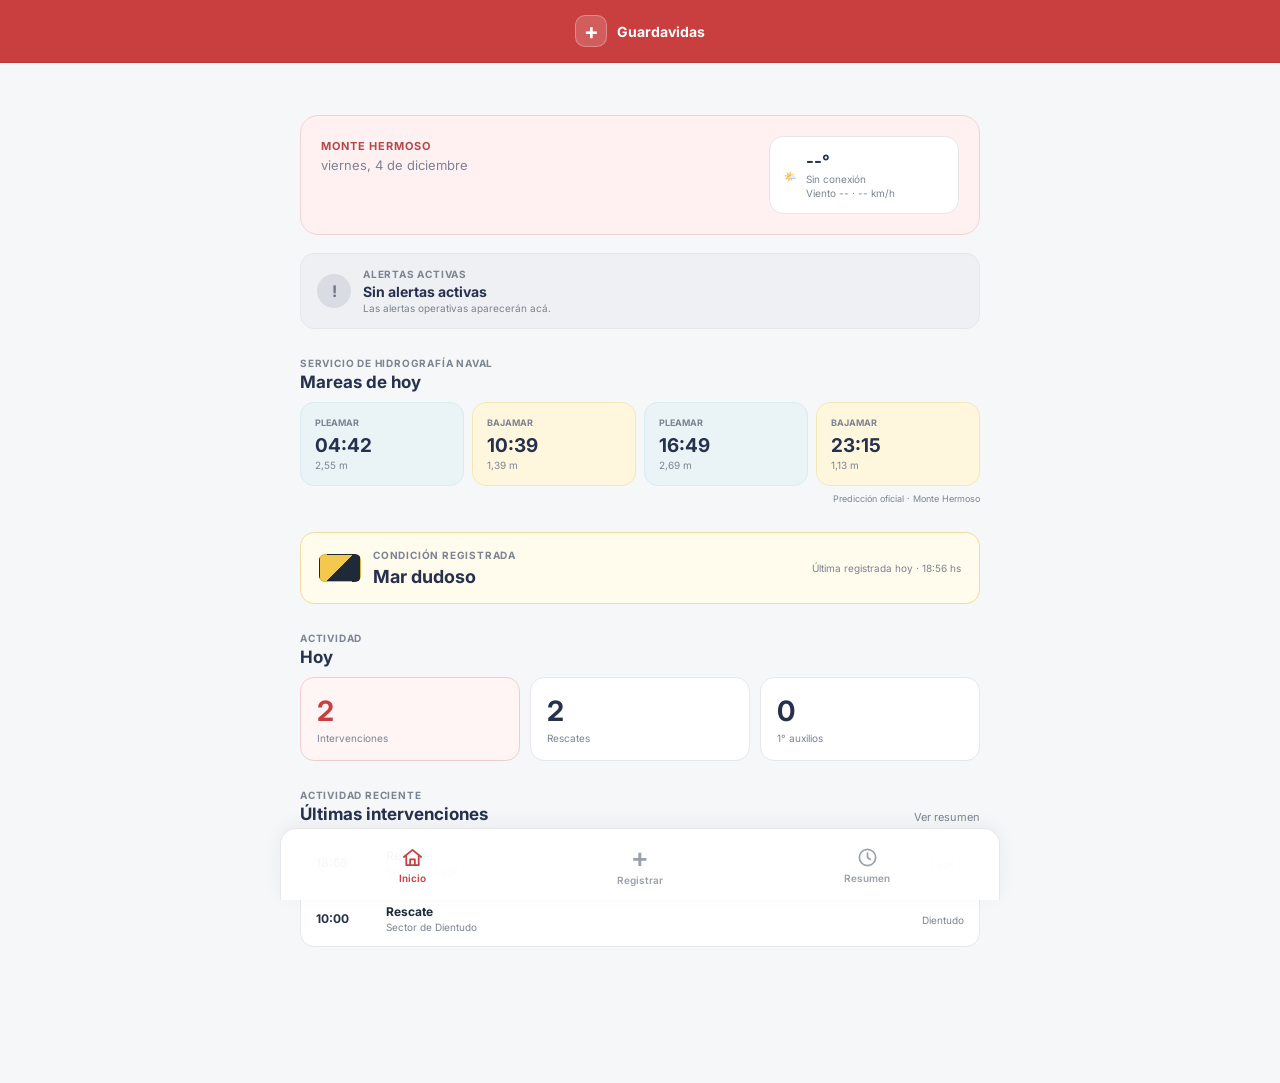
<file: index.html>
<!DOCTYPE html>
<html lang="es"><head><meta charset="UTF-8"><meta name="viewport" content="width=device-width, initial-scale=1.0, viewport-fit=cover"><meta name="theme-color" content="#c93f3f"><title>Registro Guardavidas</title><link rel="preconnect" href="https://fonts.googleapis.com"><link rel="preconnect" href="https://fonts.gstatic.com" crossorigin><link href="https://fonts.googleapis.com/css2?family=Inter:wght@400;500;600;700&display=swap" rel="stylesheet"><link rel="stylesheet" href="css/style.css"><link rel="manifest" href="manifest.json"></head>
<body class="page-home"><header class="app-header"><div class="app-header-inner"><a href="index.html" class="brand"><span class="brand-icon">+</span><strong>Guardavidas</strong></a></div></header>
<main class="app-shell home-minimal"><section class="home-hero">
    <div class="home-date-block">
      <span class="location-label">Monte Hermoso</span>
      <p class="screen-date" id="todayDate"></p>
    </div>
    <div class="weather-chip" id="weatherChip">
      <span class="weather-card-icon" id="weatherIcon" aria-hidden="true">☀️</span>
      <div>
        <strong id="weatherTemp">--°</strong>
        <span id="weatherLabel">Cargando...</span>
        <small id="weatherWind">Viento -- · -- km/h</small>
      </div>
    </div>
  </section>

  <section class="active-alerts-banner is-empty" id="activeAlertsBanner" aria-live="polite">
    <div class="alert-status-icon" aria-hidden="true">!</div>
    <div class="alert-status-copy">
      <span class="dashboard-label">Alertas activas</span>
      <strong>Sin alertas activas</strong>
      <small>Las alertas operativas aparecerán acá.</small>
    </div>
  </section>

  <section class="tides-section">
    <div class="dashboard-section-head">
      <div>
        <span class="dashboard-label">Servicio de Hidrografía Naval</span>
        <h2>Mareas de hoy</h2>
      </div>
    </div>
    <div class="tides-grid" id="tidesGrid">
      <article class="tide-card tide-high">
        <span>Pleamar</span>
        <strong>04:42</strong>
        <small>2,55 m</small>
      </article>
      <article class="tide-card tide-low">
        <span>Bajamar</span>
        <strong>10:39</strong>
        <small>1,39 m</small>
      </article>
      <article class="tide-card tide-high">
        <span>Pleamar</span>
        <strong>16:49</strong>
        <small>2,69 m</small>
      </article>
      <article class="tide-card tide-low">
        <span>Bajamar</span>
        <strong>23:15</strong>
        <small>1,13 m</small>
      </article>
    </div>
    <small class="tides-source">Predicción oficial · Monte Hermoso</small>
  </section>

  <section class="sea-status-card flag-neutral" id="seaStatusCard">
    <div class="sea-status-main">
      <span class="flag-swatch" id="homeFlagSwatch" aria-hidden="true"></span>
      <div>
        <span class="dashboard-label">Condición registrada</span>
        <strong id="homeFlag">Sin registros hoy</strong>
      </div>
    </div>
    <small id="homeFlagMeta">La bandera se toma del último registro del día</small>
  </section>

  <section class="today-dashboard">
    <div class="dashboard-section-head">
      <div>
        <span class="dashboard-label">Actividad</span>
        <h2>Hoy</h2>
      </div>
    </div>
    <div class="today-stats">
      <article><strong id="todayTotal">0</strong><span>Intervenciones</span></article>
      <article><strong id="homeRescues">0</strong><span>Rescates</span></article>
      <article><strong id="homeFirstAid">0</strong><span>1° auxilios</span></article>
    </div>
  </section>

  <section class="recent-section">
    <div class="dashboard-section-head">
      <div>
        <span class="dashboard-label">Actividad reciente</span>
        <h2>Últimas intervenciones</h2>
      </div>
      <a href="history.html">Ver resumen</a>
    </div>
    <div class="recent-list" id="homeRecentList">
      <p class="recent-empty">Todavía no hay intervenciones registradas hoy.</p>
    </div>
  </section></main>
<div class="success-toast" id="successToast" role="status" aria-live="polite"><span>✓ Intervención registrada</span><button type="button" class="toast-action" id="undoRegistrationBtn">Deshacer</button></div>
<nav class="bottom-nav" aria-label="Navegación principal">
  <a href="index.html" aria-current="page">
    <svg viewBox="0 0 24 24" aria-hidden="true"><path d="M3 11.5 12 4l9 7.5"/><path d="M5.5 10.5V20h13v-9.5"/><path d="M9.5 20v-6h5v6"/></svg>
    <span>Inicio</span>
  </a>
  <a href="register.html">
    <span class="bottom-plus" aria-hidden="true">+</span>
    <span>Registrar</span>
  </a>
  <a href="history.html">
    <svg viewBox="0 0 24 24" aria-hidden="true"><circle cx="12" cy="12" r="8.5"/><path d="M12 7.5V12l3 2"/></svg>
    <span>Resumen</span>
  </a>
</nav>
<script src="js/app.js"></script></body></html>
</file>
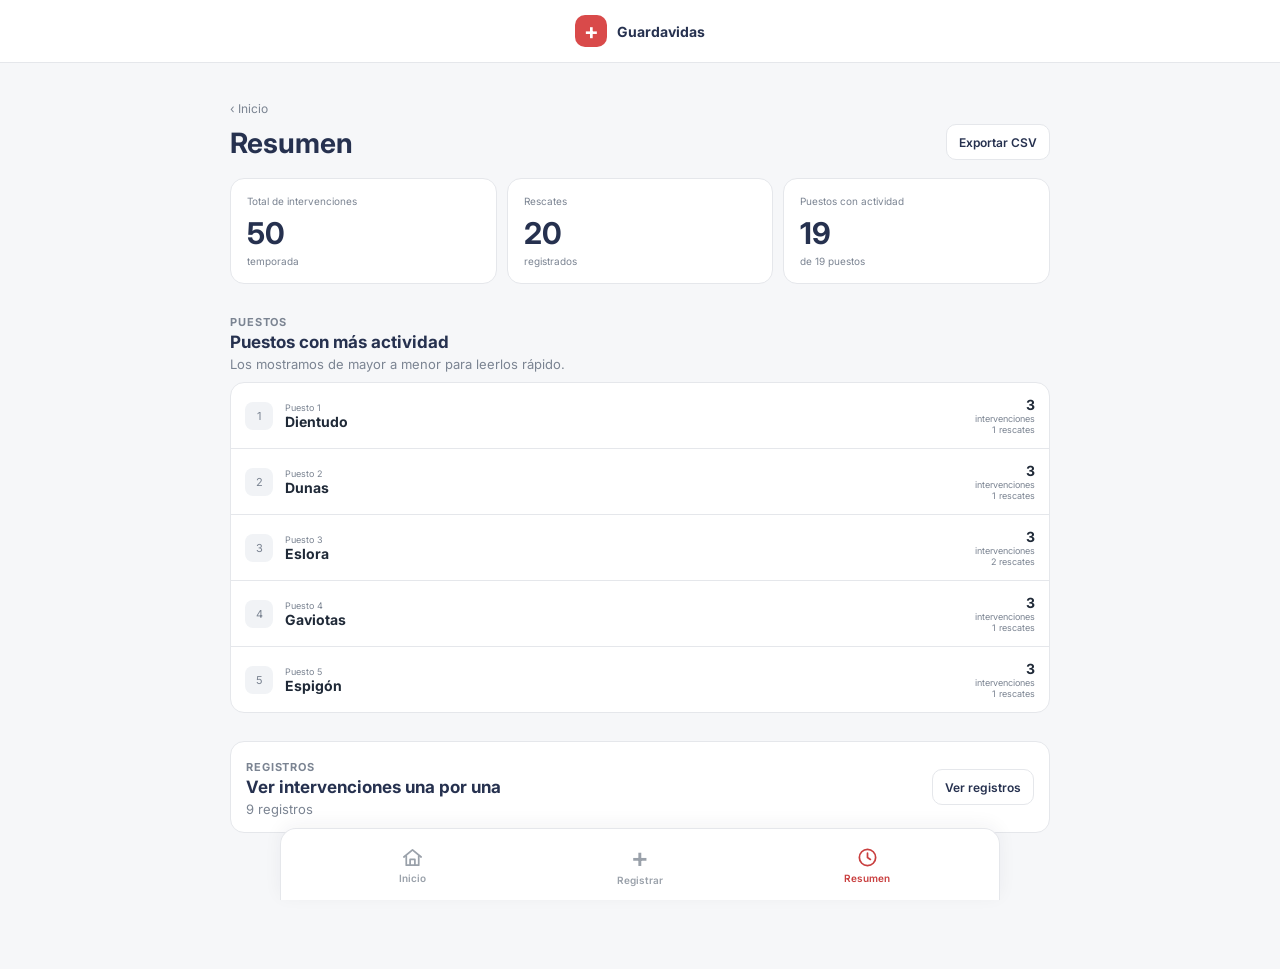
<file: history.html>
<!DOCTYPE html>
<html lang="es">
<head>
  <meta charset="UTF-8">
  <meta name="viewport" content="width=device-width, initial-scale=1.0, viewport-fit=cover">
  <meta name="theme-color" content="#E95555">
  <meta name="description" content="Historial de intervenciones de guardavidas.">
  <title>Resumen · Registro Guardavidas</title>
  <link rel="preconnect" href="https://fonts.googleapis.com">
  <link rel="preconnect" href="https://fonts.gstatic.com" crossorigin>
  <link href="https://fonts.googleapis.com/css2?family=Inter:wght@400;500;600;700;800&display=swap" rel="stylesheet">
  <link rel="stylesheet" href="css/style.css">
  <link rel="manifest" href="manifest.json">
</head>

<body class="page-history">
  <header class="app-header">
    <div class="app-header-inner">
      <a href="index.html" class="brand" aria-label="Registro Guardavidas - Inicio">
        <span class="brand-icon" aria-hidden="true">+</span>
        <strong>Guardavidas</strong>
      </a>


      
    </div>
  </header>

  <main class="app-shell history-shell">
    <section class="history-page" aria-labelledby="history-title">
      <div class="history-page-head">
        <a href="index.html" class="back-link">‹ Inicio</a>
        
        <div class="history-page-title">
          <div>
            <h1 id="history-title">Resumen</h1>
            
          </div>
          <button class="btn btn-secondary small-btn" id="exportBtn" type="button">Exportar CSV</button>
        </div>
      </div>

      <section class="history-overview" aria-label="Resumen general">
        <article class="history-overview-card primary">
          <span>Total de intervenciones</span>
          <strong id="historyTotal">0</strong>
          <small>temporada</small>
        </article>

        <article class="history-overview-card">
          <span>Rescates</span>
          <strong id="historyRescues">0</strong>
          <small>registrados</small>
        </article>

        <article class="history-overview-card">
          <span>Puestos con actividad</span>
          <strong id="historyActivePosts">0</strong>
          <small>de 19 puestos</small>
        </article>
      </section>

      <section class="simple-activity-section" aria-labelledby="activity-title">
        <div class="section-bar">
          <div>
            <span class="section-kicker">PUESTOS</span>
            <h2 id="activity-title">Puestos con más actividad</h2>
            <p class="section-helper">Los mostramos de mayor a menor para leerlos rápido.</p>
          </div>
        </div>

        <div class="simple-ranking-card" id="postRanking"></div>
      </section>

      <section class="posts-section" aria-labelledby="posts-title">
        <div class="section-bar posts-heading">
          <div>
            <span class="section-kicker">DETALLE POR PUESTO</span>
            <h2 id="posts-title">Actividad por puesto</h2>
            <p class="section-helper">Tocá un puesto para ver sus registros.</p>
          </div>
        </div>

        <div class="post-cards-grid" id="postCards"></div>

        <div class="posts-more-row">
          <button type="button" class="btn btn-secondary small-btn" id="togglePostsBtn" aria-expanded="false">Ver todos</button>
        </div>
      </section>

      <section class="records-section" aria-labelledby="records-title">
        <div class="records-toggle-row">
          <div>
            <span class="section-kicker">REGISTROS</span>
            <h2 id="records-title">Ver intervenciones una por una</h2>
            <p class="section-helper" id="recordsCount">0 registros</p>
          </div>
          <button class="btn btn-secondary small-btn" id="toggleRecordsBtn" type="button" aria-expanded="false">
            Ver registros
          </button>
        </div>

        <div class="records-panel" id="recordsPanel" hidden>
          <div class="filters-card">
            <div class="filters">
              <div class="field">
                <label for="filterMonth">Mes</label>
                <input type="month" id="filterMonth">
              </div>

              <div class="field">
                <label for="filterType">Tipo</label>
                <select id="filterType">
                  <option value="">Todos</option>
                  <option value="Rescate">Rescate</option>
                  <option value="Asistencia en agua">Asistencia en agua</option>
                  <option value="Asistencia fuera del agua">Asistencia fuera del agua</option>
                  <option value="Primeros auxilios">Primeros auxilios</option>
                  <option value="Rescate con semirrígido">Rescate con semirrígido</option>
                  <option value="Prevención">Prevención</option>
                  <option value="Otro">Otro</option>
                </select>
              </div>

              <div class="field">
                <label for="filterPost">Puesto</label>
                <select id="filterPost">
                  <option value="">Todos los puestos</option>
                  <option value="Dientudo">1 - Dientudo</option>
                  <option value="Dunas">2 - Dunas</option>
                  <option value="Eslora">3 - Eslora</option>
                  <option value="Gaviotas">4 - Gaviotas</option>
                  <option value="Espigón">5 - Espigón</option>
                  <option value="Yate">6 - Yate</option>
                  <option value="Tamarisco">7 - Tamarisco</option>
                  <option value="Piedra Buena">8 - Piedra Buena</option>
                  <option value="Legh II">9 - Legh II</option>
                  <option value="Puesto Central">10 - Puesto Central</option>
                  <option value="Pelícano">11 - Pelícano</option>
                  <option value="Asolú">12 - Asolú</option>
                  <option value="Rambla">13 - Rambla</option>
                  <option value="Peatonal">14 - Peatonal</option>
                  <option value="Goleta">15 - Goleta</option>
                  <option value="Complejo">16 - Complejo</option>
                  <option value="Sorzales">17 - Sorzales</option>
                  <option value="Gavilán">18 - Gavilán</option>
                  <option value="Villa Caballero">19 - Villa Caballero</option>
                </select>
              </div>
            </div>
          </div>

          <div class="history-list" id="historyList"></div>

          <div class="empty-state" id="emptyState">
            <span class="empty-icon">＋</span>
            <strong>No hay registros con esos filtros</strong>
            <p>Probá cambiando el mes, tipo o puesto.</p>
          </div>
        </div>
      </section>
    </section>
  </main>

  
<nav class="bottom-nav" aria-label="Navegación principal">
  <a href="index.html">
    <svg viewBox="0 0 24 24" aria-hidden="true"><path d="M3 11.5 12 4l9 7.5"/><path d="M5.5 10.5V20h13v-9.5"/><path d="M9.5 20v-6h5v6"/></svg>
    <span>Inicio</span>
  </a>
  <a href="register.html">
    <span class="bottom-plus" aria-hidden="true">+</span>
    <span>Registrar</span>
  </a>
  <a href="history.html" aria-current="page">
    <svg viewBox="0 0 24 24" aria-hidden="true"><circle cx="12" cy="12" r="8.5"/><path d="M12 7.5V12l3 2"/></svg>
    <span>Resumen</span>
  </a>
</nav>
<script src="js/app.js"></script>
</body>
</html>
</file>
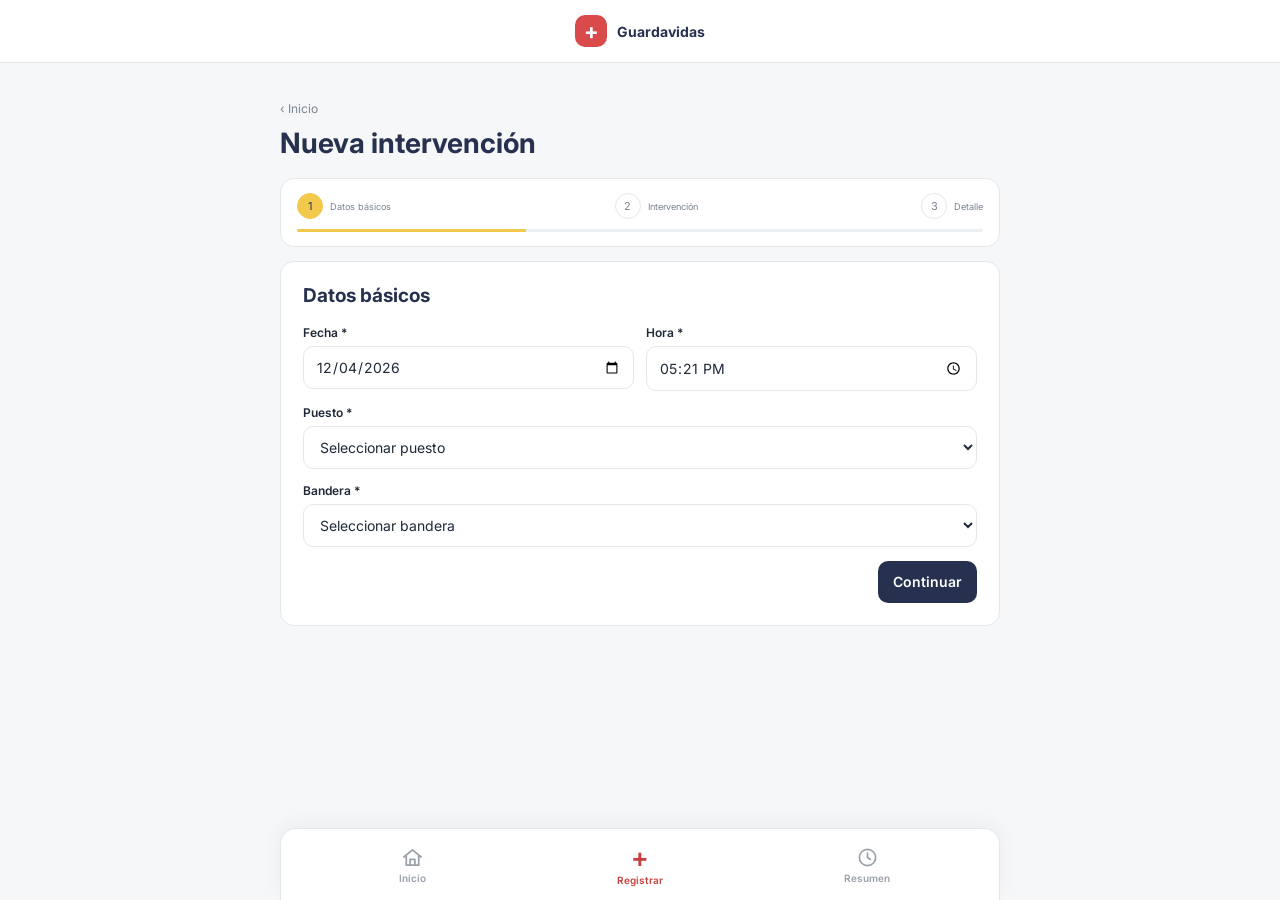
<file: register.html>
<!DOCTYPE html>
<html lang="es">
<head>
  <meta charset="UTF-8">
  <meta name="viewport" content="width=device-width, initial-scale=1.0, viewport-fit=cover">
  <meta name="theme-color" content="#E95555">
  <meta name="description" content="Nueva intervención de guardavidas.">
  <title>Nueva intervención · Registro Guardavidas</title>
  <link rel="preconnect" href="https://fonts.googleapis.com">
  <link rel="preconnect" href="https://fonts.gstatic.com" crossorigin>
  <link href="https://fonts.googleapis.com/css2?family=Inter:wght@400;500;600;700;800&display=swap" rel="stylesheet">
  <link rel="stylesheet" href="css/style.css">
  <link rel="manifest" href="manifest.json">
</head>

<body class="page-register">
  <header class="app-header">
    <div class="app-header-inner">
      <a href="index.html" class="brand" aria-label="Registro Guardavidas - Inicio">
        <span class="brand-icon" aria-hidden="true">+</span>
        <strong>Guardavidas</strong>
      </a>


      
    </div>
  </header>

  <main class="app-shell register-shell">
    <section class="register-page" aria-labelledby="register-title">
      <div class="register-page-head">
        <a href="index.html" class="back-link">‹ Inicio</a>
        <h1 id="register-title">Nueva intervención</h1>
      </div>

      <div class="form-progress-wrap" aria-label="Progreso del registro">
        <ol class="form-progress" id="formProgress">
          <li class="is-current" data-progress-step="0" aria-current="step">
            <span>1</span><small>Datos básicos</small>
          </li>
          <li data-progress-step="1">
            <span>2</span><small>Intervención</small>
          </li>
          <li data-progress-step="2">
            <span>3</span><small>Detalle</small>
          </li>
        </ol>
        <div class="progress-track" aria-hidden="true"><span id="progressFill"></span></div>
      </div>

      <form class="intervention-form" id="interventionForm" novalidate>
        <section class="form-step" data-form-step="0" aria-labelledby="step-1-title">
          <div class="form-step-head">
            <h2 id="step-1-title">Datos básicos</h2>
          </div>

          <div class="form-row two-columns">
            <div class="field">
              <label for="fecha">Fecha *</label>
              <input type="date" id="fecha" name="fecha" required>
            </div>
            <div class="field">
              <label for="hora">Hora *</label>
              <input type="time" id="hora" name="hora" required>
            </div>
          </div>

          <div class="field">
            <label for="puesto">Puesto *</label>
            <select id="puesto" name="puesto" required>
              <option value="">Seleccionar puesto</option>
              <option value="Dientudo">1 - Dientudo</option>
              <option value="Dunas">2 - Dunas</option>
              <option value="Eslora">3 - Eslora</option>
              <option value="Gaviotas">4 - Gaviotas</option>
              <option value="Espigón">5 - Espigón</option>
              <option value="Yate">6 - Yate</option>
              <option value="Tamarisco">7 - Tamarisco</option>
              <option value="Piedra Buena">8 - Piedra Buena</option>
              <option value="Legh II">9 - Legh II</option>
              <option value="Puesto Central">10 - Puesto Central</option>
              <option value="Pelícano">11 - Pelícano</option>
              <option value="Asolú">12 - Asolú</option>
              <option value="Rambla">13 - Rambla</option>
              <option value="Peatonal">14 - Peatonal</option>
              <option value="Goleta">15 - Goleta</option>
              <option value="Complejo">16 - Complejo</option>
              <option value="Sorzales">17 - Sorzales</option>
              <option value="Gavilán">18 - Gavilán</option>
              <option value="Villa Caballero">19 - Villa Caballero</option>
            </select>
          </div>

          <div class="field">
            <label for="bandera">Bandera *</label>
            <select id="bandera" name="bandera" required>
              <option value="">Seleccionar bandera</option>
              <option value="Mar bueno">Mar bueno</option>
              <option value="Mar dudoso">Mar dudoso</option>
              <option value="Mar peligroso">Mar peligroso</option>
              <option value="Prohibido ingresar">Prohibido ingresar</option>
            </select>
          </div>

          <div class="form-actions one-action">
            <button type="button" class="btn btn-primary form-next">Continuar</button>
          </div>
        </section>

        <section class="form-step" data-form-step="1" aria-labelledby="step-2-title" hidden>
          <div class="form-step-head">
            <h2 id="step-2-title">Intervención</h2>
          </div>

          <div class="field">
            <label for="tipo">Tipo de intervención *</label>
            <select id="tipo" name="tipo" required>
              <option value="">Seleccionar tipo</option>
              <option value="Rescate">Rescate</option>
              <option value="Asistencia en agua">Asistencia en agua</option>
              <option value="Asistencia fuera del agua">Asistencia fuera del agua</option>
              <option value="Primeros auxilios">Primeros auxilios</option>
              <option value="Rescate con semirrígido">Rescate con semirrígido</option>
              <option value="Prevención">Prevención</option>
              <option value="Otro">Otro</option>
            </select>
          </div>

          <div class="form-row two-columns">
            <div class="field">
              <label for="personas">Personas involucradas</label>
              <input type="number" id="personas" name="personas" min="1" value="1" inputmode="numeric">
            </div>
            <div class="field">
              <label for="lugar">Lugar *</label>
              <input type="text" id="lugar" name="lugar" placeholder="Ej. frente al puesto" required>
            </div>
          </div>

          <div class="form-actions">
            <button type="button" class="btn btn-secondary form-back">Atrás</button>
            <button type="button" class="btn btn-primary form-next">Continuar</button>
          </div>
        </section>

        <section class="form-step" data-form-step="2" aria-labelledby="step-3-title" hidden>
          <div class="form-step-head">
            <h2 id="step-3-title">Detalle y cierre</h2>
          </div>

          <aside class="registration-summary" aria-label="Resumen del registro">
            <div><span>Fecha y hora</span><strong id="summaryDateTime">—</strong></div>
            <div><span>Puesto</span><strong id="summaryPost">—</strong></div>
            <div><span>Bandera</span><strong id="summaryFlag">—</strong></div>
            <div><span>Tipo</span><strong id="summaryType">—</strong></div>
          </aside>

          <div class="field">
            <label for="motivo">Motivo *</label>
            <textarea id="motivo" name="motivo" rows="3" placeholder="¿Qué ocurrió?" required></textarea>
          </div>

          <div class="field">
            <label for="resolucion">Resolución *</label>
            <textarea id="resolucion" name="resolucion" rows="3" placeholder="¿Cómo finalizó la intervención?" required></textarea>
          </div>

          <div class="field">
            <label for="observaciones">Observaciones <span class="optional">(opcional)</span></label>
            <textarea id="observaciones" name="observaciones" rows="3" placeholder="Información adicional"></textarea>
          </div>

          <div class="form-actions">
            <button type="button" class="btn btn-secondary form-back">Atrás</button>
            <button type="submit" class="btn btn-primary">Registrar intervención</button>
          </div>
        </section>

        <p class="form-feedback" id="stepFeedback" role="alert" aria-live="assertive"></p>
      </form>
    </section>
  </main>

  
<nav class="bottom-nav" aria-label="Navegación principal">
  <a href="index.html">
    <svg viewBox="0 0 24 24" aria-hidden="true"><path d="M3 11.5 12 4l9 7.5"/><path d="M5.5 10.5V20h13v-9.5"/><path d="M9.5 20v-6h5v6"/></svg>
    <span>Inicio</span>
  </a>
  <a href="register.html" aria-current="page">
    <span class="bottom-plus" aria-hidden="true">+</span>
    <span>Registrar</span>
  </a>
  <a href="history.html">
    <svg viewBox="0 0 24 24" aria-hidden="true"><circle cx="12" cy="12" r="8.5"/><path d="M12 7.5V12l3 2"/></svg>
    <span>Resumen</span>
  </a>
</nav>
<script src="js/app.js"></script>
</body>
</html>
</file>
<file: css/style.css>
:root {
  --bg: #f6f7f9;
  --surface: #ffffff;
  --text: #1f2937;
  --muted: #7b8492;
  --border: #e5e7eb;
  --primary: #26314f;
  --danger: #d94a4a;
  --accent: #2f9fa3;
  --yellow: #f2c94c;
  --radius: 14px;
}

* {
  box-sizing: border-box;
}

body {
  margin: 0;
  padding-bottom: 88px;
  background: var(--bg);
  color: var(--text);
  font-family: Inter, system-ui, sans-serif;
  font-size: 14px;
}

a {
  color: inherit;
}

button,
input,
select,
textarea {
  font: inherit;
}

button {
  cursor: pointer;
}

[hidden] {
  display: none !important;
}

/* Header */

.app-header {
  position: sticky;
  top: 0;
  z-index: 20;
  background: rgba(255, 255, 255, 0.96);
  border-bottom: 1px solid var(--border);
}

.app-header-inner {
  max-width: 900px;
  height: 62px;
  margin: 0 auto;
  padding: 0 20px;
  display: flex;
  align-items: center;
  justify-content: center;
}

.brand {
  display: flex;
  align-items: center;
  gap: 10px;
  color: var(--primary);
  text-decoration: none;
  font-weight: 700;
}

.brand-icon {
  width: 32px;
  height: 32px;
  display: grid;
  place-items: center;
  border-radius: 10px;
  background: var(--danger);
  color: white;
  font-size: 22px;
  line-height: 1;
}

/* Layout */

.app-shell {
  width: min(100% - 32px, 900px);
  margin: 0 auto;
  padding: 36px 0 48px;
}

.location-label,
.section-kicker {
  color: var(--muted);
  font-size: 11px;
  font-weight: 700;
  letter-spacing: .08em;
  text-transform: uppercase;
}

.screen-date,
.section-helper {
  margin: 4px 0 0;
  color: var(--muted);
  font-size: 13px;
}

/* Inicio */

.home-minimal {
  max-width: 680px;
  padding-top: 52px;
}

.home-hero {
  display: flex;
  justify-content: space-between;
  align-items: flex-start;
  gap: 24px;
}

.home-hero h1 {
  margin: 4px 0 0;
  color: var(--primary);
  font-size: 40px;
  line-height: 1.1;
}

.weather-chip {
  min-width: 190px;
  display: flex;
  align-items: center;
  gap: 10px;
  padding: 14px;
  background: var(--surface);
  border: 1px solid var(--border);
  border-radius: var(--radius);
}

.weather-chip > span {
  font-size: 26px;
}

.weather-chip div {
  min-width: 0;
}

.weather-chip strong,
.weather-chip span,
.weather-chip small {
  display: block;
}

.weather-chip strong {
  color: var(--primary);
  font-size: 17px;
}

.weather-chip span,
.weather-chip small {
  margin-top: 2px;
  color: var(--muted);
  font-size: 10px;
}

.today-minimal {
  margin-top: 42px;
  padding: 22px 2px;
  display: flex;
  align-items: center;
  justify-content: space-between;
  border-top: 1px solid var(--border);
  border-bottom: 1px solid var(--border);
}

.today-minimal span {
  color: var(--muted);
  font-weight: 500;
}

.today-minimal strong {
  color: var(--primary);
  font-size: 38px;
}

.register-main-btn {
  display: block;
  margin-top: 22px;
  padding: 15px 18px;
  border-radius: 12px;
  background: var(--primary);
  color: white;
  text-align: center;
  text-decoration: none;
  font-weight: 600;
}

.register-main-btn:hover {
  opacity: .94;
}

.history-link {
  display: block;
  margin-top: 18px;
  color: var(--muted);
  text-align: center;
  text-decoration: none;
  font-size: 13px;
}

/* Botones */

.btn {
  min-height: 42px;
  padding: 10px 14px;
  border: 1px solid transparent;
  border-radius: 10px;
  background: white;
  color: var(--text);
  font-weight: 600;
}

.btn-primary {
  background: var(--primary);
  color: white;
}

.btn-secondary {
  background: var(--surface);
  border-color: var(--border);
  color: var(--primary);
}

.small-btn {
  min-height: 36px;
  padding: 8px 12px;
  font-size: 12px;
}

/* Registrar */

.register-shell {
  max-width: 720px;
}

.register-page-head,
.history-page-head {
  margin-bottom: 18px;
}

.back-link {
  color: var(--muted);
  text-decoration: none;
  font-size: 12px;
}

.register-page-head h1,
.history-page-title h1 {
  margin: 10px 0 0;
  color: var(--primary);
  font-size: 28px;
}

.form-progress-wrap {
  margin-bottom: 14px;
  padding: 14px 16px;
  background: var(--surface);
  border: 1px solid var(--border);
  border-radius: var(--radius);
}

.form-progress {
  margin: 0 0 10px;
  padding: 0;
  display: flex;
  justify-content: space-between;
  list-style: none;
}

.form-progress li {
  display: flex;
  align-items: center;
  gap: 7px;
  color: var(--muted);
  font-size: 11px;
}

.form-progress li > span {
  width: 26px;
  height: 26px;
  display: grid;
  place-items: center;
  border: 1px solid var(--border);
  border-radius: 50%;
  background: white;
}

.form-progress li.is-current > span,
.form-progress li.is-complete > span {
  background: var(--yellow);
  border-color: var(--yellow);
  color: var(--primary);
}

.progress-track {
  height: 3px;
  overflow: hidden;
  border-radius: 999px;
  background: #edf0f3;
}

.progress-track span {
  display: block;
  height: 100%;
  background: var(--yellow);
  transition: width .2s ease;
}

.form-step {
  padding: 22px;
  background: var(--surface);
  border: 1px solid var(--border);
  border-radius: var(--radius);
}

.form-step-head {
  margin-bottom: 18px;
}

.form-step-head h2 {
  margin: 0;
  color: var(--primary);
  font-size: 19px;
}

.form-row.two-columns {
  display: grid;
  grid-template-columns: 1fr 1fr;
  gap: 12px;
}

.field {
  margin-bottom: 14px;
}

.field label {
  display: block;
  margin-bottom: 6px;
  font-size: 12px;
  font-weight: 600;
}

.field input,
.field select,
.field textarea {
  width: 100%;
  padding: 11px 12px;
  border: 1px solid var(--border);
  border-radius: 10px;
  background: #fff;
  color: var(--text);
  outline: none;
}

.field textarea {
  resize: vertical;
}

.field input:focus,
.field select:focus,
.field textarea:focus {
  border-color: #9aa5b5;
  box-shadow: 0 0 0 3px rgba(38, 49, 79, .07);
}

.optional {
  color: var(--muted);
  font-weight: 400;
}

.form-actions {
  display: flex;
  justify-content: flex-end;
  gap: 8px;
  margin-top: 8px;
}

.registration-summary {
  margin-bottom: 16px;
  padding: 14px;
  display: grid;
  grid-template-columns: repeat(4, 1fr);
  gap: 10px;
  border-radius: 12px;
  background: #f8f9fb;
  border: 1px solid var(--border);
}

.registration-summary span,
.registration-summary strong {
  display: block;
  font-size: 10px;
}

.registration-summary span {
  color: var(--muted);
}

.registration-summary strong {
  margin-top: 3px;
  color: var(--primary);
}

.form-feedback:not(:empty) {
  margin-top: 12px;
  padding: 10px 12px;
  border-radius: 10px;
  background: #fff1f1;
  color: #9c3d3d;
  font-size: 12px;
}

/* Historial */

.history-shell {
  max-width: 820px;
}

.history-page-title {
  display: flex;
  align-items: flex-end;
  justify-content: space-between;
  gap: 14px;
}

.history-overview {
  display: grid;
  grid-template-columns: repeat(3, 1fr);
  gap: 10px;
}

.history-overview-card {
  padding: 16px;
  background: var(--surface);
  border: 1px solid var(--border);
  border-radius: var(--radius);
}

.history-overview-card span,
.history-overview-card small,
.history-overview-card strong {
  display: block;
}

.history-overview-card span,
.history-overview-card small {
  color: var(--muted);
  font-size: 10px;
}

.history-overview-card strong {
  margin: 8px 0 4px;
  color: var(--primary);
  font-size: 30px;
}

.simple-activity-section,
.records-section {
  margin-top: 28px;
}

.posts-section {
  display: none;
}

.section-bar {
  margin-bottom: 10px;
}

.section-bar h2,
.records-toggle-row h2 {
  margin: 3px 0 0;
  color: var(--primary);
  font-size: 17px;
}

.simple-ranking-card,
.filters-card,
.records-toggle-row {
  background: var(--surface);
  border: 1px solid var(--border);
  border-radius: var(--radius);
}

.simple-ranking-row {
  padding: 13px 14px;
  display: grid;
  grid-template-columns: 30px 1fr auto;
  gap: 10px;
  align-items: center;
  border-bottom: 1px solid var(--border);
}

.simple-ranking-row:last-child {
  border-bottom: 0;
}

.simple-ranking-position {
  width: 28px;
  height: 28px;
  display: grid;
  place-items: center;
  border-radius: 8px;
  background: #f1f3f6;
  color: var(--muted);
  font-size: 11px;
}

.simple-ranking-name small,
.simple-ranking-name strong,
.simple-ranking-values strong,
.simple-ranking-values span,
.simple-ranking-values small {
  display: block;
}

.simple-ranking-name small,
.simple-ranking-values span,
.simple-ranking-values small {
  color: var(--muted);
  font-size: 9px;
}

.simple-ranking-values {
  text-align: right;
}

.records-toggle-row {
  padding: 15px;
  display: flex;
  align-items: center;
  justify-content: space-between;
  gap: 14px;
}

.records-panel {
  margin-top: 10px;
}

.filters-card {
  margin-bottom: 10px;
  padding: 14px;
}

.filters {
  display: grid;
  grid-template-columns: repeat(3, 1fr);
  gap: 10px;
}

.filters .field {
  margin: 0;
}

.history-list {
  display: grid;
  gap: 8px;
}

.history-card {
  padding: 14px;
  display: grid;
  grid-template-columns: 90px 170px 1fr auto;
  gap: 14px;
  align-items: center;
  background: var(--surface);
  border: 1px solid var(--border);
  border-radius: 12px;
}

.history-date strong,
.history-date span,
.history-main strong,
.history-main span {
  display: block;
}

.history-date span,
.history-main span {
  color: var(--muted);
  font-size: 10px;
}

.history-type {
  color: var(--accent) !important;
  font-size: 9px !important;
  font-weight: 700;
  text-transform: uppercase;
}

.history-detail p {
  margin: 2px 0;
  font-size: 11px;
}

.delete-btn {
  padding: 7px 9px;
  border: 1px solid #f0cccc;
  border-radius: 8px;
  background: white;
  color: #a84343;
  font-size: 10px;
}

.empty-state {
  padding: 30px;
  text-align: center;
  background: var(--surface);
  border: 1px solid var(--border);
  border-radius: var(--radius);
}

.empty-state p {
  color: var(--muted);
}

/* Toast */

.success-toast {
  position: fixed;
  left: 50%;
  bottom: 92px;
  z-index: 110;
  width: min(calc(100% - 32px), 460px);
  padding: 12px 14px;
  display: none;
  align-items: center;
  justify-content: space-between;
  gap: 10px;
  transform: translateX(-50%);
  border-radius: 12px;
  background: var(--primary);
  color: white;
  font-size: 12px;
}

.success-toast.show {
  display: flex;
}

.toast-action {
  border: 0;
  background: transparent;
  color: white;
  text-decoration: underline;
}

/* Navegación inferior */

.bottom-nav {
  position: fixed;
  left: 50%;
  bottom: 0;
  z-index: 100;
  width: min(100%, 720px);
  height: 72px;
  padding: 6px 18px calc(6px + env(safe-area-inset-bottom));
  display: grid;
  grid-template-columns: repeat(3, 1fr);
  transform: translateX(-50%);
  background: rgba(255, 255, 255, .97);
  border: 1px solid var(--border);
  border-bottom: 0;
  border-radius: 16px 16px 0 0;
  box-shadow: 0 -4px 18px rgba(31, 41, 55, .05);
}

.bottom-nav a {
  display: flex;
  flex-direction: column;
  align-items: center;
  justify-content: center;
  gap: 3px;
  color: #9aa1aa;
  text-decoration: none;
  font-size: 10px;
  font-weight: 600;
}

.bottom-nav a[aria-current="page"] {
  color: #c93f3f;
}

.bottom-nav svg {
  width: 23px;
  height: 23px;
  fill: none;
  stroke: currentColor;
  stroke-width: 1.8;
  stroke-linecap: round;
  stroke-linejoin: round;
}

.bottom-plus {
  width: 27px;
  height: 27px;
  display: grid;
  place-items: center;
  font-size: 27px;
  line-height: 1;
}

/* Responsive */

@media (max-width: 720px) {
  .app-header-inner {
    padding: 0 14px;
  }

  .app-shell {
    width: min(100% - 24px, 900px);
    padding-top: 22px;
  }

  .home-minimal {
    padding-top: 30px;
  }

  .home-hero {
    display: block;
  }

  .weather-chip {
    width: 100%;
    margin-top: 18px;
  }

  .today-minimal {
    margin-top: 28px;
  }

  .form-progress-wrap {
    padding: 12px;
  }

  .form-progress small {
    display: none;
  }

  .form-step {
    padding: 18px 14px;
  }

  .form-row.two-columns,
  .registration-summary,
  .filters,
  .history-overview {
    grid-template-columns: 1fr;
  }

  .history-page-title {
    align-items: flex-start;
  }

  .simple-activity-section {
    display: none;
  }

  .history-card {
    grid-template-columns: 72px 1fr;
  }

  .history-detail,
  .history-actions {
    grid-column: 1 / -1;
  }

  .records-toggle-row {
    align-items: flex-start;
  }
}


/* Dashboard de inicio */

.dashboard-label {
  display: block;
  color: var(--muted);
  font-size: 10px;
  font-weight: 700;
  letter-spacing: .08em;
  text-transform: uppercase;
}

.sea-status-card {
  margin-top: 28px;
  padding: 16px 18px;
  display: flex;
  align-items: center;
  justify-content: space-between;
  gap: 18px;
  background: var(--surface);
  border: 1px solid var(--border);
  border-radius: var(--radius);
}

.sea-status-card strong {
  display: block;
  margin-top: 5px;
  color: var(--primary);
  font-size: 18px;
}

.sea-status-card small {
  max-width: 250px;
  color: var(--muted);
  text-align: right;
  font-size: 10px;
  line-height: 1.4;
}

.today-dashboard,
.recent-section {
  margin-top: 28px;
}

.dashboard-section-head {
  margin-bottom: 10px;
  display: flex;
  align-items: flex-end;
  justify-content: space-between;
  gap: 16px;
}

.dashboard-section-head h2 {
  margin: 3px 0 0;
  color: var(--primary);
  font-size: 17px;
}

.dashboard-section-head a {
  color: var(--muted);
  text-decoration: none;
  font-size: 11px;
}

.today-stats {
  display: grid;
  grid-template-columns: repeat(3, 1fr);
  gap: 10px;
}

.today-stats article {
  padding: 16px;
  background: var(--surface);
  border: 1px solid var(--border);
  border-radius: var(--radius);
}

.today-stats strong,
.today-stats span {
  display: block;
}

.today-stats strong {
  color: var(--primary);
  font-size: 28px;
}

.today-stats span {
  margin-top: 4px;
  color: var(--muted);
  font-size: 10px;
}

.recent-list {
  overflow: hidden;
  background: var(--surface);
  border: 1px solid var(--border);
  border-radius: var(--radius);
}

.recent-item {
  padding: 13px 15px;
  display: grid;
  grid-template-columns: 58px 1fr auto;
  gap: 12px;
  align-items: center;
  border-bottom: 1px solid var(--border);
}

.recent-item:last-child {
  border-bottom: 0;
}

.recent-time {
  color: var(--primary);
  font-size: 12px;
  font-weight: 700;
}

.recent-main strong,
.recent-main span {
  display: block;
}

.recent-main strong {
  color: var(--text);
  font-size: 12px;
}

.recent-main span,
.recent-post {
  margin-top: 2px;
  color: var(--muted);
  font-size: 10px;
}

.recent-empty {
  margin: 0;
  padding: 20px 15px;
  color: var(--muted);
  text-align: center;
  font-size: 12px;
}

@media (max-width: 520px) {
  .sea-status-card {
    align-items: flex-start;
  }

  .sea-status-card small {
    max-width: 145px;
  }

  .today-stats article {
    padding: 14px 10px;
  }

  .today-stats strong {
    font-size: 24px;
  }

  .recent-item {
    grid-template-columns: 50px 1fr;
  }

  .recent-post {
    grid-column: 2;
  }
}


/* Mareas */

.tides-section {
  margin-top: 28px;
}

.tides-grid {
  display: grid;
  grid-template-columns: repeat(4, 1fr);
  gap: 8px;
}

.tide-card {
  position: relative;
  padding: 14px;
  border: 1px solid transparent;
  border-radius: var(--radius);
}

.tide-high {
  background: #eaf4f7;
  border-color: #d8ebef;
}

.tide-low {
  background: #fff7dd;
  border-color: #f4e8b9;
}

.tide-card span,
.tide-card strong,
.tide-card small {
  display: block;
}

.tide-card span {
  color: var(--muted);
  font-size: 9px;
  font-weight: 700;
  text-transform: uppercase;
}

.tide-card strong {
  margin-top: 6px;
  color: var(--primary);
  font-size: 19px;
}

.tide-card small {
  margin-top: 2px;
  color: var(--muted);
  font-size: 10px;
}

.tide-card.is-next {
  border-color: var(--primary);
}

.tide-card.is-next::after {
  content: "Próxima";
  position: absolute;
  top: 8px;
  right: 8px;
  padding: 3px 6px;
  border-radius: 999px;
  background: rgba(255,255,255,.7);
  color: var(--primary);
  font-size: 8px;
  font-weight: 700;
}

.tides-source {
  display: block;
  margin-top: 7px;
  color: var(--muted);
  font-size: 9px;
  text-align: right;
}

@media (max-width: 520px) {
  .tides-grid {
    grid-template-columns: repeat(2, 1fr);
  }
}


/* Identidad guardavidas en Inicio */

.page-home .app-header {
  background: #c93f3f;
  border-bottom-color: #b83737;
}

.page-home .brand {
  color: #fff;
}

.page-home .brand-icon {
  background: rgba(255,255,255,.16);
  color: #fff;
  border: 1px solid rgba(255,255,255,.28);
}

.page-home .home-hero {
  padding: 20px;
  background: #fff1f1;
  border: 1px solid #f2d3d3;
  border-radius: 18px;
}

.page-home .home-hero h1 {
  color: #a93232;
}

.page-home .location-label {
  color: #b34a4a;
}

.page-home .today-stats article:first-child {
  border-color: #f0cece;
  background: #fff5f5;
}

.page-home .today-stats article:first-child strong {
  color: #c93f3f;
}

.page-home .bottom-nav a[aria-current="page"] {
  color: #c93f3f;
}

/* Bandera / condición del mar */

.sea-status-main {
  display: flex;
  align-items: center;
  gap: 12px;
}

.flag-swatch {
  flex: 0 0 auto;
  width: 42px;
  height: 28px;
  border-radius: 6px;
  border: 1px solid rgba(31,41,55,.12);
  background: #e5e7eb;
}

.sea-status-card.flag-good {
  background: #f3fbfe;
  border-color: #cdeaf5;
}

.sea-status-card.flag-good .flag-swatch {
  background: #78cceb;
}

.sea-status-card.flag-doubt {
  background: #fffbed;
  border-color: #f0df9b;
}

.sea-status-card.flag-doubt .flag-swatch {
  background: linear-gradient(135deg, #f2c94c 0 50%, #1f2937 50% 100%);
}

.sea-status-card.flag-danger {
  background: #fff1f1;
  border-color: #efcaca;
}

.sea-status-card.flag-danger .flag-swatch {
  background: linear-gradient(135deg, #d94a4a 0 50%, #1f2937 50% 100%);
}

.sea-status-card.flag-neutral .flag-swatch {
  background: #dfe3e8;
}

@media (max-width: 520px) {
  .page-home .home-hero {
    padding: 18px;
  }

  .flag-swatch {
    width: 38px;
    height: 25px;
  }
}


/* Alertas operativas */

.active-alerts-banner {
  margin-top: 18px;
  padding: 14px 16px;
  display: flex;
  align-items: center;
  gap: 12px;
  border: 1px solid var(--border);
  border-radius: var(--radius);
  background: #eef0f3;
}

.alert-status-icon {
  flex: 0 0 auto;
  width: 34px;
  height: 34px;
  display: grid;
  place-items: center;
  border-radius: 50%;
  background: #d9dde3;
  color: #6f7782;
  font-size: 16px;
  font-weight: 700;
}

.alert-status-copy strong,
.alert-status-copy small {
  display: block;
}

.alert-status-copy strong {
  margin-top: 3px;
  color: var(--primary);
  font-size: 14px;
}

.alert-status-copy small {
  margin-top: 2px;
  color: var(--muted);
  font-size: 10px;
}

/* Preparado para alertas reales */
.active-alerts-banner.is-warning {
  background: #fff7dd;
  border-color: #efd77b;
}

.active-alerts-banner.is-warning .alert-status-icon {
  background: #f2c94c;
  color: #1f2937;
}

.active-alerts-banner.is-danger {
  background: #fff0f0;
  border-color: #e9b9b9;
}

.active-alerts-banner.is-danger .alert-status-icon {
  background: #c93f3f;
  color: #fff;
}

.active-alerts-banner.is-danger .alert-status-copy strong {
  color: #a93232;
}




/* Hero clima */

.home-date-block {
  min-width: 0;
}

.weather-card-icon {
  flex: 0 0 auto;
  font-size: 30px;
  line-height: 1;
}

.home-hero .weather-chip {
  align-self: center;
}

@media (max-width: 720px) {
  .weather-card-icon {
    font-size: 28px;
  }
}
</file>
